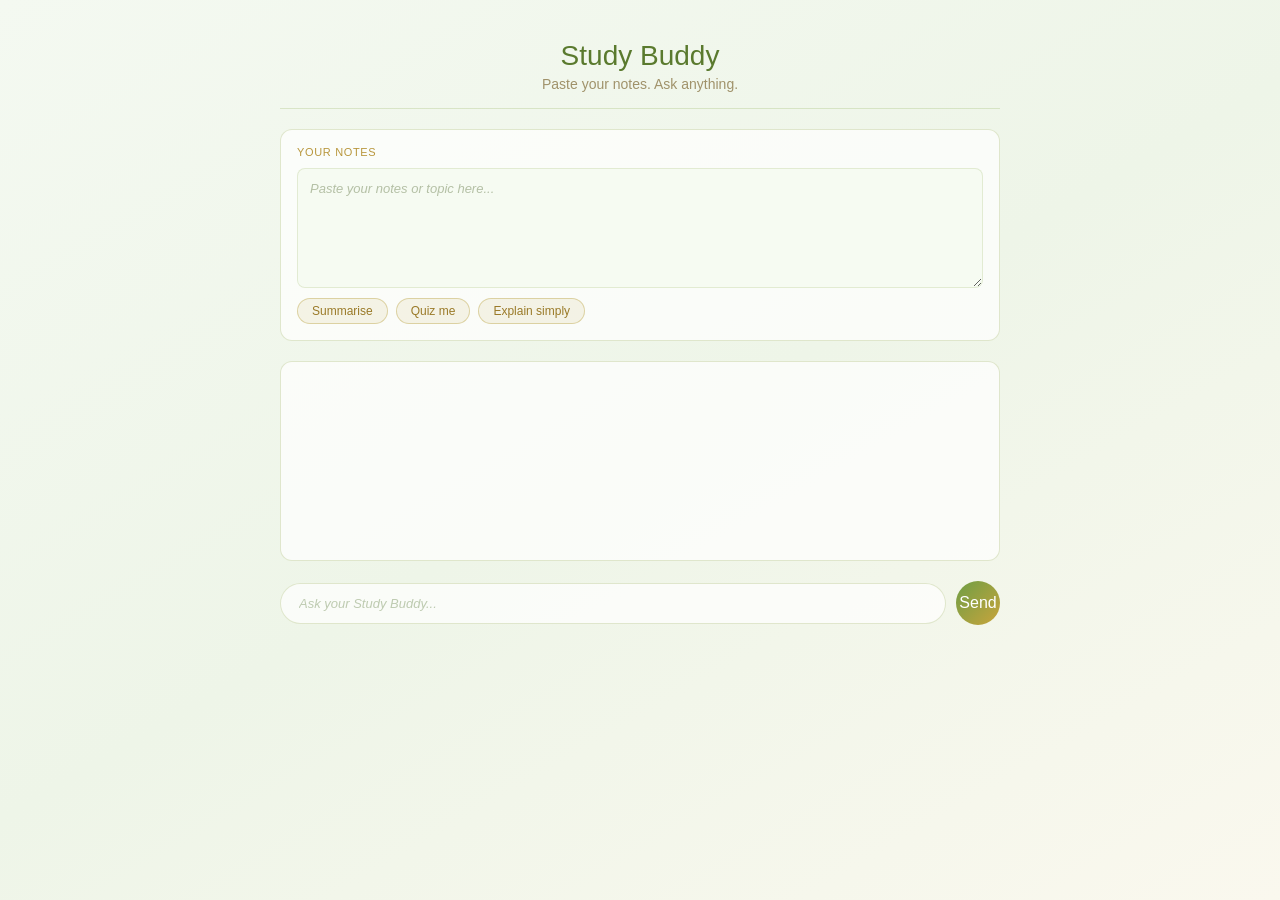
<file: index.html>
<!DOCTYPE html>
<html lang="en">
    <head>
        <meta charset="UTF-8"/>
        <meta name="viewport" content="width=device-width, initial-scale=1.0"/>
        <title>Study Buddy</title>
        <link rel="stylesheet" href="style.css" />
    </head>
    <body>
        <div class="container">
            <div class="header">
                <h1>Study Buddy</h1>
                <p>Paste your notes. Ask anything. </p>
            </div>
            <div class="notes-section">
                <label>YOUR NOTES</label>
                <textarea id="notes" placeholder="Paste your notes or topic here..."></textarea>
                <div class="pills">
                    <button class="pill">Summarise</button>
                    <button class="pill">Quiz me</button>
                    <button class="pill">Explain simply</button>
                </div>
            </div>
            <div class="chat-box" id="chat-box">

            </div>
            <div class="input-row">
                <input type="text" id="user-input" placeholder="Ask your Study Buddy..." />
                <button id="send-btn">Send</button>
            </div>
        </div>
        <script src="script.js"></script>
    </body>
</html>
</file>
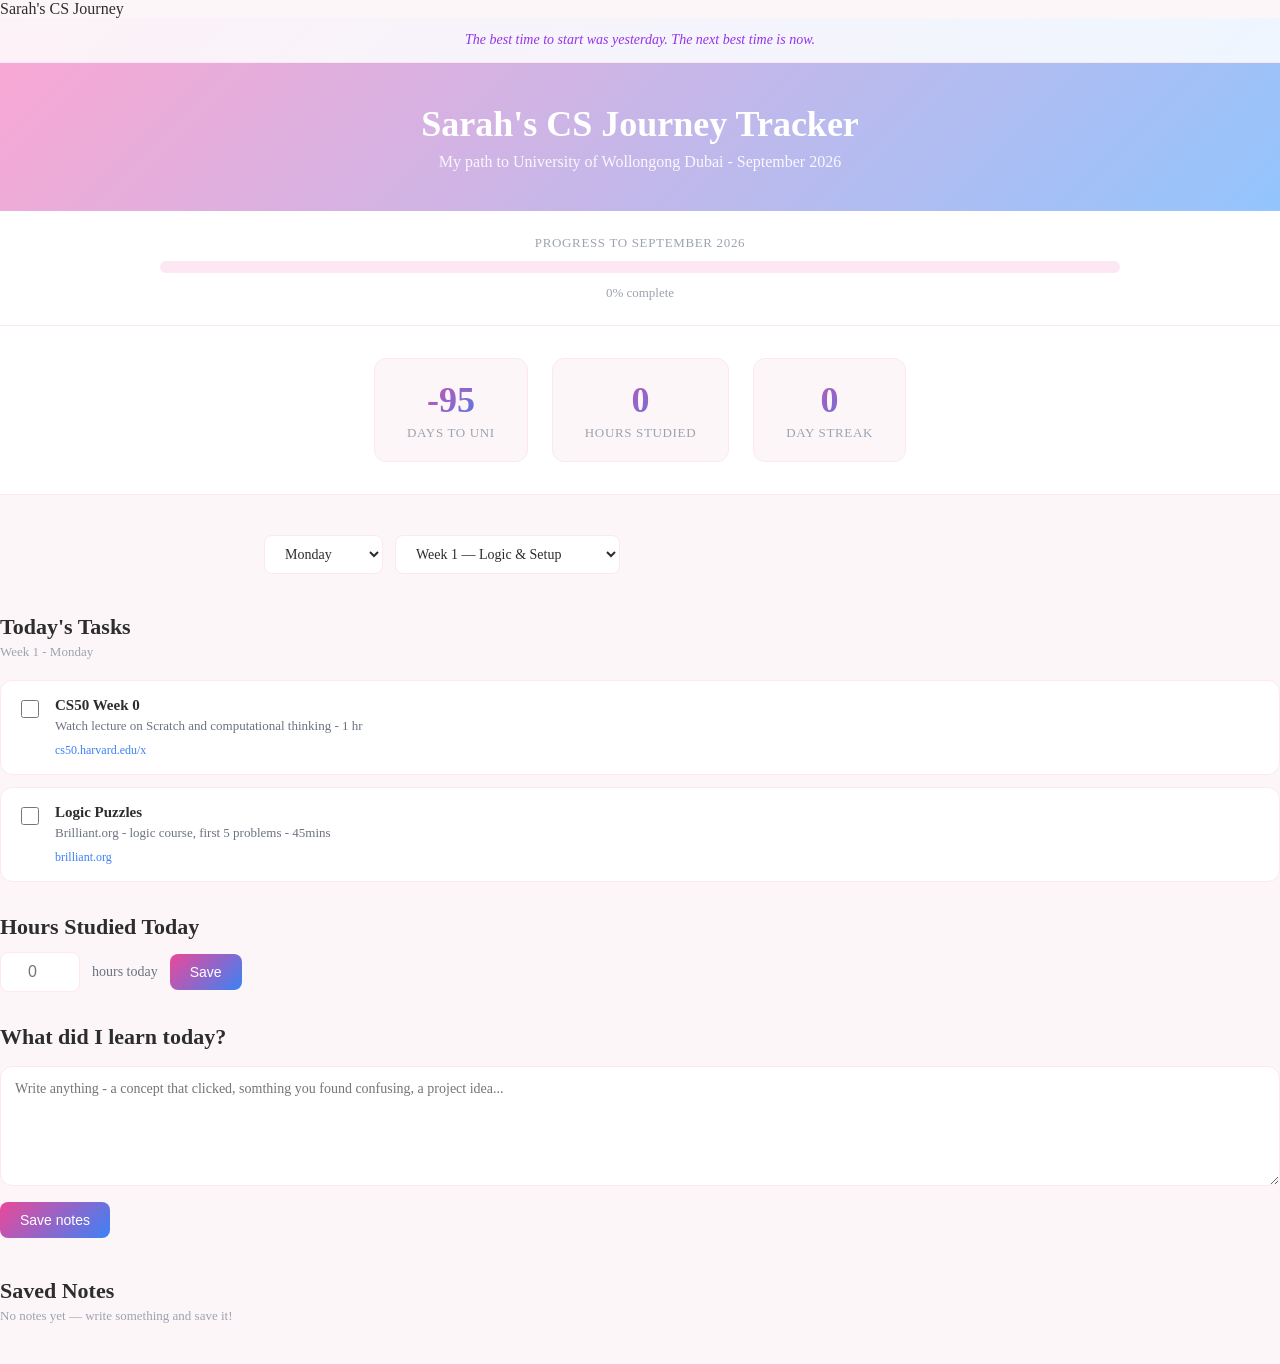
<file: tracker.html>
<!DOCTYPE html>
<html lang="en">
<head>
    <meta charset="UTF-8"
    <meta name="viewport" content="width=device-width, initial-scale=1.0"
    <title>Sarah's CS Journey</title>
    <style>
        .quote-bar {
      background: linear-gradient(135deg, #fdf2f8, #eff6ff);
      padding: 14px 40px;
      text-align: center;
      border-bottom: 1px solid #fce7f3;
    }

    .quote-text {
      font-size: 14px;
      color: #9333ea;
      font-style: italic;
    }
        .week-picker {
      display: flex;
      gap: 12px;
      margin-bottom: 24px;
    }

    .week-picker select {
      padding: 10px 16px;
      border: 1px solid #fce7f3;
      border-radius: 8px;
      font-size: 14px;
      font-family: Georgia, serif;
      color: #2d2d2d;
      background: white;
      cursor: pointer;
    }

    .week-picker select:focus {
      outline: none;
      border-color: #f9a8d4;
    }
        .saved-notes-section {
      margin-top: 32px;
      margin-bottom: 40px;
    }

    .note-entry {
      background: white;
      border: 1px solid #fce7f3;
      border-radius: 12px;
      padding: 16px 20px;
      margin-bottom: 12px;
    }

    .note-date {
      font-size: 12px;
      color: #ec4899;
      margin-bottom: 6px;
      font-weight: bold;
    }

    .note-text {
      font-size: 14px;
      color: #2d2d2d;
      line-height: 1.6;
    }
        .hours-section {
            margin-top: 32px;
            margin-bottom: 32px;
        }
        .hours-row {
            display: flex;
            align-items: center;
            gap: 12px;
            margin-top: 12px;
        }
        .hours-input {
            width: 80px;
            padding: 10px;
            border: 1px solid #fce7f3;
            border-radius: 8px;
            font-size: 16px;
            text-align: center;
            color: #2d2d2d;
        }
        .hours-label {
            font-size: 14px;
            color: #6b7280;
        }
        .save-btn {
            padding: 10px 20px;
            background: linear-gradient(135deg, #ec4899, #3b82f6);
            color: white;
            border: none;
            border-radius: 8px;
            font-size: 14px;
            cursor: pointer;
        }
        .save-btn:hover {
            opacity: 0.9;
        }
        .notes-section {
            margin-bottom: 40px;
        }
        .notes-textarea {
            width: 100%;
            height: 120px;
            padding: 14px;
            border: 1px solid #fce7f3;
            border-radius: 12px;
            font-size: 14px;
            font-family: Georgia, serif;
            color: #2d2d2d;
            resize: vertical;
            margin-top: 12px;
            margin-bottom: 12px;
        }
        .notes-textarea:focus {
            outline: none;
            border-color: #f9a8d4;
        }
        .saved-msg {
            font-size: 13px;
            color: #ec4899;
            margin-top: 6px;
        }
        .main-content {
            max-width: 800px;
            margin: 40px auto;
            padding: 0 24px;
        }
        .section-title {
            font-size: 22px;
            color: #2d2d2d;
            margin-bottom: 4px;
        }
        .section-subtitle {
            font-size: 13px;
            color: #9ca3af;
            margin-bottom: 20px;
        }
        .task-card{
            display: flex;
            align-items: flex-start;
            gap: 16px;
            background: white;
            border: 1px solid #fce7f3;
            border-radius: 12px;
            padding: 16px 20px;
            margin-bottom: 12px;
            transition: all 0.2s;
        }
        .task-card:hover {
            border-color: #f9a8d4;
            box-shadow: 0 2px 12px rgba(249, 168, 212, 0.2);
        }
        .task-checkbox {
            width: 18px;
            height: 18px;
            margin-top: 3px;
            cursor: pointer;
            accent-color: #ec4899;
        }
        .task-title {
            font-size: 15px;
            font-weight: bold;
            color: #2d2d2d;
            margin-bottom: 4px;
        }
        .task-desc {
            font-size: 13px;
            color: #6b7280;
            margin-bottom: 6px;
        }
        .task-link {
            font-size: 12px;
            color: #3b82f6;
            text-decoration: none;
        }
        .task-link:hover {
            text-decoration: underline;
        }
        .task-done {
            opacity: 0.5;
            text-decoration: line-through;
        }
        .progress-section {
            background: white;
            padding: 24px 40px;
            text-align: center;
            border-bottom: 1px solid #fce7f3;
        }
        .progress-label {
            font-size: 13px;
            color: #9ca3af;
            text-transform: uppercase;
            letter-spacing: 0.05em;
            margin-bottom: 10px;
        }
        .progress-track {
            background: #fce7f3;
            border-radius: 999px;
            height: 12px;
            width: 80%;
            margin: 0 auto;
            overflow: hidden;
        }
        .progress-fill{
            height: 100%;
            width: 0%;
            border-radius: 999px;
            background: linear-gradient(135deg, #ec4899, #3b82f6);
        }
        .progress-percent {
            font-size: 13px;
            color: #9ca3af;
            margin-top: 12px;
        }
        *{
            margin: 0;
            padding: 0;
            box-sizing: border-box;
        }
        body {
            background: #fdf6f9;
            font-family: Georgia, serif;
            color: #2d2d2d
        }
        .header{
            background: linear-gradient(135deg, #f9a8d4, #93c5fd);
            padding: 40px;
            text-align: center;
        }
        .header h1{
            font-size: 36px;
            color: white;
            margin-bottom: 8px;
        }
        .header p{
            font-size: 16px;
            color: white;
            opacity: 0.9;
        }
        .stats-row{
            display: flex;
            justify-content: center;
            gap: 24px;
            padding: 32px 40px;
            background: white;
            border-bottom: 1px solid #fce7f3;
        }
        .stat-card{
            text-align: center;
            background: #fdf6f9;
            border: 1px solid #fce7f3;
            border-radius: 12px;
            padding: 20px 32px;
        }
        .stat-number{
            font-size: 36px;
            font-weight: bold;
            background: linear-gradient(135deg, #ec4899, #3b82f6);
            -webkit-background-clip: text;
            -webkit-text-fill-color: transparent;
        }
        .stat-label{
            font-size: 13px;
            color: #9ca3af;
            margin-top: 4px;
            text-transform: uppercase;
            letter-spacing: 0.05em;
        }
    </style>
</head>
<body>
    <div class="quote-bar">
    <p class="quote-text" id="quote-text"></p>
  </div>
    <div class="header">
        <h1>Sarah's CS Journey Tracker</h1>
        <p>My path to University of Wollongong Dubai - September 2026</p>
    </div>
    <div class="progress-section">
        <p class="progress-label">Progress to September 2026</p>
        <div class="progress-track">
            <div class="progress-fill" id="progress-fill"></div>
        </div>
        <p class="progress-percent" id="progress-percent">0% complete</p>
    </div>
    <div class="stats-row">
        <div class="stat-card">
            <div class="stat-number" id="days-left">0</div>
            <div class="stat-label">Days to uni</div>
        </div>
        <div class="stat-card">
            <div class="stat-number" id="hours-total">0</div>
            <div class="stat-label">Hours studied</div>
        </div>
        <div class="stat-card">
            <div class="stat-number" id="streak">0</div>
            <div class="stat-label">Day streak</div>
        </div>
    </div>
    <div class="main-content">
        <div class="week-picker">
      <select id="day-select" onchange="updateTasks()">
        <option value="Mon">Monday</option>
        <option value="Tue">Tuesday</option>
        <option value="Wed">Wednesday</option>
        <option value="Thu">Thursday</option>
        <option value="Fri">Friday</option>
        <option value="Sat">Saturday</option>
        <option value="Sun">Sunday</option>
      </select>
      <select id="week-select" onchange="updateTasks()">
        <option value="1">Week 1 — Logic & Setup</option>
        <option value="2">Week 2 — CS50 + Puzzles</option>
        <option value="3">Week 3 — Algorithms</option>
        <option value="4">Week 4 — Start Python</option>
        <option value="5">Week 5 — Conditionals</option>
        <option value="6">Week 6 — Loops</option>
        <option value="7">Week 7 — Lists & Dicts</option>
        <option value="8">Week 8 — Finish CS50</option>
        <option value="9">Week 9 — Python Core</option>
        <option value="10">Week 10 — If Statements</option>
        <option value="11">Week 11 — Loops</option>
        <option value="12">Week 12 — Functions</option>
        <option value="13">Week 13 — Lists</option>
        <option value="14">Week 14 — Dictionaries</option>
        <option value="15">Week 15 — Files</option>
        <option value="16">Week 16 — Build Week</option>
        <option value="17">Week 17 — Modules</option>
        <option value="18">Week 18 — CSV & JSON</option>
        <option value="19">Week 19 — NumPy & Pandas</option>
        <option value="20">Week 20 — Final Project</option>
        <option value="21">Week 21 — What is AI?</option>
        <option value="22">Week 22 — How ML Works</option>
        <option value="23">Week 23 — AI Ethics</option>
        <option value="24">Week 24 — Hands-on ML</option>
        <option value="25">Week 25 — Portfolio</option>
        <option value="26">Week 26 — Ready for Uni!</option>
      </select>
    </div>
      </div>
    </div>
        <div class="tasks-section">
            <h2 class="section-title">Today's Tasks</h2>
            <p class="section-subtitle">Week 1 - Monday</p>
            <div class="task-card" id="task-0">
                <input type="checkbox" class="task-checkbox" onchange="toggleTask(0)">
                <div class="task-info">
                    <div class="task-title">CS50 Week 0</div>
                    <div class="task-desc">Watch lecture on Scratch and computational thinking - 1 hr</div>
                    <a class="task-link" href="https://cs50.harvard.edu/x/" target="_blank">cs50.harvard.edu/x</a>
                </div>
            </div>
            <div class="task-card" id="task-1">
                <input type="checkbox" class="task-checkbox" onchange="toggleTask(1)">
                <div class="task-info">
                    <div class="task-title">Logic Puzzles</div>
                    <div class="task-desc">Brilliant.org - logic course, first 5 problems - 45mins</div>
                    <a class="task-link" href="https://brilliant.org" target="_blank">brilliant.org</a>
                </div>
            </div>
        </div>
        <div class="hours-section">
            <h2 class="section-title">Hours Studied Today</h2>
            <div class="hours-row">
                <input type="number" id="hours-input" min="0" max="12" step="0.5" placeholder="0" class="hours-input">
                <span class="hours-label">hours today</span>
                <button class="save-btn" onclick="saveHours()">Save</button>
            </div>
        </div>
        <div class="notes-section">
            <h2 class="section-title">What did I learn today?</h2>
            <textarea id="notes-input" class="notes-textarea" placeholder="Write anything - a concept that clicked, somthing you found confusing, a project idea..."></textarea>
            <button class="save-btn" onclick="saveNotes()">Save notes</button>
            <p class="saved-msg" id="saved-msg"></p>
        </div>
        <div class="saved-notes-section">
      <h2 class="section-title">Saved Notes</h2>
      <div id="notes-list"></div>
      </div>
    </div>
    <script>
        const quotes = [
      "Every expert was once a beginner. Keep going, Sarah!",
      "You don't have to be great to start, but you have to start to be great.",
      "The best time to start was yesterday. The next best time is now.",
      "Code a little every day and watch yourself transform.",
      "September 2026 is coming. You'll be ready.",
      "Every line of code you write is a step closer to your dream.",
      "Struggle is just growth in disguise. Keep pushing!",
      "You already set up GitHub, wrote Python and built a web app. You're doing it!"
    ];

    function showQuote() {
      const random = Math.floor(Math.random() * quotes.length);
      document.getElementById('quote-text').textContent = quotes[random];
    }

    showQuote();
        function updateDaysLeft() {
      const today = new Date();
      const uniDate = new Date('2026-09-01');
      const diff = Math.ceil((uniDate - today) / (1000 * 60 * 60 * 24));
      document.getElementById('days-left').textContent = diff;
    }

    updateDaysLeft();
        const allTasks = {
  '1': {
    'Mon': [
      {title:'CS50 Week 0',desc:'Watch lecture on Scratch & computational thinking — 1 hr',url:'https://cs50.harvard.edu/x/'},
      {title:'Logic puzzles',desc:'Brilliant.org — Logic course, first 5 problems — 45 min',url:'https://brilliant.org'}
    ],
    'Tue': [{title:'Logic puzzles',desc:'Brilliant.org — 10 more problems — 45 min',url:'https://brilliant.org'}],
    'Wed': [{title:'CS50 Week 1 intro',desc:'Start C basics — just watch — 1 hr',url:'https://cs50.harvard.edu/x/'}],
    'Thu': [{title:'Brilliant.org',desc:'Continue logic exercises, 10 more problems — 45 min',url:'https://brilliant.org'}],
    'Fri': [{title:'CS50 Problem Set 0',desc:'Build something in Scratch — 1 hr',url:'https://scratch.mit.edu'}],
    'Sat': [{title:'Review + practice',desc:'Re-watch confusing parts, 15 Brilliant puzzles — 1.5 hr',url:'https://brilliant.org'}],
    'Sun': [{title:'Plan next week',desc:'Light day — review what you learned — 30 min',url:''}]
  },
  '2': {
    'Mon': [{title:'CS50 Week 1',desc:'Variables, data types, conditionals in C — 1 hr',url:'https://cs50.harvard.edu/x/'}],
    'Tue': [{title:'Logic puzzles',desc:'15 min Brilliant daily — make it a habit — 45 min',url:'https://brilliant.org'}],
    'Wed': [{title:'CS50 Week 2',desc:'Arrays and algorithms lecture — 1 hr',url:'https://cs50.harvard.edu/x/'}],
    'Thu': [{title:'Pseudocode practice',desc:'Write steps for everyday tasks in plain English — 45 min',url:''}],
    'Fri': [{title:'CS50 Problem Set 1',desc:'Attempt Mario and Cash problems — 1 hr',url:'https://cs50.harvard.edu/x/'}],
    'Sat': [{title:'Problem set + Brilliant',desc:'Finish problem set, 20 more puzzles — 1.5 hr',url:'https://brilliant.org'}],
    'Sun': [{title:'Weekly review',desc:'Write 3 things you learned this week — 30 min',url:''}]
  },
  '3': {
    'Mon': [{title:'CS50 Week 2',desc:'Arrays, strings, command line arguments — 1 hr',url:'https://cs50.harvard.edu/x/'}],
    'Tue': [{title:'CS50 Week 3',desc:'Algorithms — search and sort explained — 1 hr',url:'https://cs50.harvard.edu/x/'}],
    'Wed': [{title:'Logic puzzles',desc:'Brilliant — push to harder problems — 45 min',url:'https://brilliant.org'}],
    'Thu': [{title:'CS50 Problem Set 2',desc:'Caesar cipher or Substitution — 1 hr',url:'https://cs50.harvard.edu/x/'}],
    'Fri': [{title:'Pseudocode drills',desc:'Write pseudocode for sorting a list of names — 1 hr',url:''}],
    'Sat': [{title:'Problem sets + review',desc:'Finish problem sets, re-watch tricky parts — 1.5 hr',url:'https://cs50.harvard.edu/x/'}],
    'Sun': [{title:'Rest + light review',desc:'Watch a 3Blue1Brown maths video — 45 min',url:'https://www.youtube.com/@3blue1brown'}]
  },
  '4': {
    'Mon': [{title:'CS50 Week 4',desc:'Memory and pointers — just watch, absorb — 1 hr',url:'https://cs50.harvard.edu/x/'}],
    'Tue': [{title:'Python for Everybody Ch.1',desc:'Why Python? First program concepts — 1 hr',url:'https://www.coursera.org/specializations/python'}],
    'Wed': [{title:'Brilliant logic',desc:'Daily 15 min + extra session — 45 min',url:'https://brilliant.org'}],
    'Thu': [{title:'Python for Everybody Ch.2',desc:'Variables and expressions in Python — 1 hr',url:'https://www.coursera.org/specializations/python'}],
    'Fri': [{title:'First Python file',desc:'Open VS Code, write hello.py and variables.py — 1 hr',url:''}],
    'Sat': [{title:'Python practice',desc:'Rewrite CS50 exercises in Python — 1.5 hr',url:''}],
    'Sun': [{title:'Push to GitHub',desc:'Commit all this week\'s files — 30 min',url:'https://github.com/sarrcodesalot911'}]
  },
  '5': {
    'Mon': [{title:'CS50 Week 5',desc:'Data structures — stacks, queues, trees — 1 hr',url:'https://cs50.harvard.edu/x/'}],
    'Tue': [{title:'Python Ch.3 — if/else',desc:'Teach the computer to make decisions — 1 hr',url:'https://www.coursera.org/specializations/python'}],
    'Wed': [{title:'Python practice',desc:'Write 5 programs using if statements — 45 min',url:'https://www.w3schools.com/python/'}],
    'Thu': [{title:'Python Ch.4 — functions',desc:'def, parameters, return values — 1 hr',url:'https://www.coursera.org/specializations/python'}],
    'Fri': [{title:'Mini project',desc:'Build a simple grade calculator in Python — 1 hr',url:''}],
    'Sat': [{title:'Brilliant + review',desc:'Logic puzzles + review CS50 Week 5 — 1.5 hr',url:'https://brilliant.org'}],
    'Sun': [{title:'GitHub commit',desc:'Push all week\'s code, write README notes — 30 min',url:'https://github.com/sarrcodesalot911'}]
  },
  '6': {
    'Mon': [{title:'CS50 Week 6',desc:'Python in CS50 — same concepts, Python syntax — 1 hr',url:'https://cs50.harvard.edu/x/'}],
    'Tue': [{title:'Python Ch.5 — loops',desc:'for and while loops — 1 hr',url:'https://www.coursera.org/specializations/python'}],
    'Wed': [{title:'Loop practice',desc:'10 exercises using loops on W3Schools — 1 hr',url:'https://www.w3schools.com/python/'}],
    'Thu': [{title:'Python Ch.6 — strings',desc:'Slicing, methods, string formatting — 1 hr',url:'https://www.coursera.org/specializations/python'}],
    'Fri': [{title:'Mini project',desc:'Word counter — count words in a sentence — 1 hr',url:''}],
    'Sat': [{title:'Project + review',desc:'Improve your project, add more features — 1.5 hr',url:''}],
    'Sun': [{title:'GitHub + rest',desc:'Commit code, take a proper break — 30 min',url:'https://github.com/sarrcodesalot911'}]
  },
  '7': {
    'Mon': [{title:'CS50 Week 7',desc:'SQL and databases intro — 1 hr',url:'https://cs50.harvard.edu/x/'}],
    'Tue': [{title:'Python Ch.7 — lists',desc:'Store multiple values in one variable — 1 hr',url:'https://www.coursera.org/specializations/python'}],
    'Wed': [{title:'List practice',desc:'Build a shopping list program — 1 hr',url:''}],
    'Thu': [{title:'Python Ch.8 — dictionaries',desc:'Key-value pairs — like a real dictionary — 1 hr',url:'https://www.coursera.org/specializations/python'}],
    'Fri': [{title:'Mini project',desc:'Contact book — store names and numbers — 1 hr',url:''}],
    'Sat': [{title:'CS50 Problem Set 7',desc:'Attempt the SQL problem set — 1.5 hr',url:'https://cs50.harvard.edu/x/'}],
    'Sun': [{title:'Review + GitHub',desc:'Commit all files, review the week — 30 min',url:'https://github.com/sarrcodesalot911'}]
  },
  '8': {
    'Mon': [{title:'CS50 Week 8',desc:'HTML, CSS, JavaScript intro — 1 hr',url:'https://cs50.harvard.edu/x/'}],
    'Tue': [{title:'CS50 final project plan',desc:'Design a small final project idea — 1 hr',url:'https://cs50.harvard.edu/x/'}],
    'Wed': [{title:'Python review',desc:'Go back and redo any confusing chapters — 1 hr',url:'https://www.coursera.org/specializations/python'}],
    'Thu': [{title:'CS50 final project',desc:'Build and submit your CS50 final project — 1.5 hr',url:'https://cs50.harvard.edu/x/'}],
    'Fri': [{title:'Python practice',desc:'10 mixed Python exercises on W3Schools — 1 hr',url:'https://www.w3schools.com/python/'}],
    'Sat': [{title:'Phase 1 full review',desc:'Look back at all 8 weeks — what do you know? — 2 hr',url:''}],
    'Sun': [{title:'Celebrate + plan',desc:'You finished Phase 1! Rest and prep for Phase 2 — 30 min',url:''}]
  },
  '9': {
    'Mon': [{title:'Python for Everybody Ch.1',desc:'Why Python? Install and first program — 1 hr',url:'https://www.coursera.org/specializations/python'}],
    'Tue': [{title:'Variables deep dive',desc:'Strings, integers, floats, booleans — 1 hr',url:'https://www.w3schools.com/python/'}],
    'Wed': [{title:'Automate Ch.1',desc:'Python basics from Automate the Boring Stuff — 1 hr',url:'https://automatetheboringstuff.com'}],
    'Thu': [{title:'Type practice',desc:'Write programs converting between data types — 1 hr',url:''}],
    'Fri': [{title:'Mini project',desc:'Temperature converter (Celsius to Fahrenheit) — 1 hr',url:''}],
    'Sat': [{title:'Kaggle sign up',desc:'Sign up for Kaggle, explore the Python course — 1.5 hr',url:'https://www.kaggle.com/learn/python'}],
    'Sun': [{title:'GitHub commit',desc:'Push all this week\'s files — 30 min',url:'https://github.com/sarrcodesalot911'}]
  },
  '10': {
    'Mon': [{title:'Python Ch.3 — if/else',desc:'Teach the computer to make decisions — 1 hr',url:'https://www.coursera.org/specializations/python'}],
    'Tue': [{title:'Conditionals practice',desc:'Write 8 programs using if/elif/else — 1 hr',url:'https://www.w3schools.com/python/'}],
    'Wed': [{title:'Automate Ch.2',desc:'Flow control chapter — 1 hr',url:'https://automatetheboringstuff.com'}],
    'Thu': [{title:'Nested conditions',desc:'Practice if statements inside if statements — 1 hr',url:''}],
    'Fri': [{title:'Quiz game',desc:'5 questions, score at the end — 1 hr',url:''}],
    'Sat': [{title:'Improve quiz',desc:'Add difficulty levels to your quiz game — 1.5 hr',url:''}],
    'Sun': [{title:'GitHub + review',desc:'Commit code, write what you learned — 30 min',url:'https://github.com/sarrcodesalot911'}]
  },
  '11': {
    'Mon': [{title:'Python Ch.5 — loops',desc:'for loops, while loops, range() — 1 hr',url:'https://www.coursera.org/specializations/python'}],
    'Tue': [{title:'Loop exercises',desc:'Print patterns, count down timers, sum calculators — 1 hr',url:'https://www.w3schools.com/python/'}],
    'Wed': [{title:'Automate Ch.3 — functions',desc:'Define your own reusable code — 1 hr',url:'https://automatetheboringstuff.com'}],
    'Thu': [{title:'Number guessing game',desc:'Build using a while loop — 1 hr',url:''}],
    'Fri': [{title:'Times table generator',desc:'Any number, any range using loops — 1 hr',url:''}],
    'Sat': [{title:'Kaggle Python',desc:'Complete 2 lessons on Kaggle Python course — 1.5 hr',url:'https://www.kaggle.com/learn/python'}],
    'Sun': [{title:'GitHub + rest',desc:'Commit everything, take a break — 30 min',url:'https://github.com/sarrcodesalot911'}]
  },
  '12': {
    'Mon': [{title:'Python Ch.4 — functions',desc:'def, parameters, return values — 1 hr',url:'https://www.coursera.org/specializations/python'}],
    'Tue': [{title:'Functions practice',desc:'Convert previous programs to use functions — 1 hr',url:''}],
    'Wed': [{title:'Automate Ch.4 — lists',desc:'Lists chapter — 1 hr',url:'https://automatetheboringstuff.com'}],
    'Thu': [{title:'Full calculator',desc:'add/subtract/multiply/divide using functions — 1 hr',url:''}],
    'Fri': [{title:'Refactor old code',desc:'Go back to hello.py and improve it — 1 hr',url:''}],
    'Sat': [{title:'Kaggle + review',desc:'Kaggle Python lessons + review functions — 1.5 hr',url:'https://www.kaggle.com/learn/python'}],
    'Sun': [{title:'GitHub commit',desc:'Push everything, tidy up your repo — 30 min',url:'https://github.com/sarrcodesalot911'}]
  },
  '13': {
    'Mon': [{title:'Python Ch.7 — lists',desc:'Creating, accessing, modifying lists — 1 hr',url:'https://www.coursera.org/specializations/python'}],
    'Tue': [{title:'List methods',desc:'.append(), .remove(), .sort(), len() — 1 hr',url:'https://www.w3schools.com/python/'}],
    'Wed': [{title:'Automate Ch.5 — dictionaries',desc:'Structuring data with dicts — 1 hr',url:'https://automatetheboringstuff.com'}],
    'Thu': [{title:'List exercises',desc:'10 list problems on W3Schools — 1 hr',url:'https://www.w3schools.com/python/'}],
    'Fri': [{title:'To-do list app',desc:'Add, remove, view tasks — 1 hr',url:''}],
    'Sat': [{title:'Improve to-do app',desc:'Add ability to mark tasks as done — 1.5 hr',url:''}],
    'Sun': [{title:'GitHub + review',desc:'Commit to-do app, push to GitHub — 30 min',url:'https://github.com/sarrcodesalot911'}]
  },
  '14': {
    'Mon': [{title:'Python Ch.8 — dictionaries',desc:'Key-value pairs, accessing, updating — 1 hr',url:'https://www.coursera.org/specializations/python'}],
    'Tue': [{title:'Dictionary practice',desc:'Build a simple word frequency counter — 1 hr',url:''}],
    'Wed': [{title:'Automate Ch.6 — strings',desc:'String manipulation deep dive — 1 hr',url:'https://automatetheboringstuff.com'}],
    'Thu': [{title:'Combine lists + dicts',desc:'Student grades tracker using both — 1 hr',url:''}],
    'Fri': [{title:'Contact book',desc:'Name, phone, email stored in a dictionary — 1 hr',url:''}],
    'Sat': [{title:'Kaggle Python — finish',desc:'Complete the Kaggle Python course final lessons — 1.5 hr',url:'https://www.kaggle.com/learn/python'}],
    'Sun': [{title:'GitHub commit',desc:'Push all projects this week — 30 min',url:'https://github.com/sarrcodesalot911'}]
  },
  '15': {
    'Mon': [{title:'Python Ch.9 — files',desc:'Reading and writing .txt files — 1 hr',url:'https://www.coursera.org/specializations/python'}],
    'Tue': [{title:'File practice',desc:'Save your to-do list to a file so it persists — 1 hr',url:''}],
    'Wed': [{title:'Automate Ch.8 — files',desc:'Reading and writing files chapter — 1 hr',url:'https://automatetheboringstuff.com'}],
    'Thu': [{title:'Error handling',desc:'try/except — handle crashes gracefully — 1 hr',url:''}],
    'Fri': [{title:'Upgraded to-do app',desc:'Save tasks to file, load on startup — 1 hr',url:''}],
    'Sat': [{title:'Project polish',desc:'Add error handling to all your projects — 1.5 hr',url:''}],
    'Sun': [{title:'GitHub + review',desc:'Big commit — all improved projects — 30 min',url:'https://github.com/sarrcodesalot911'}]
  },
  '16': {
    'Mon': [{title:'Review all concepts',desc:'Variables, loops, functions, lists, dicts, files — 1 hr',url:''}],
    'Tue': [{title:'Quiz yourself',desc:'Write programs from scratch without notes — 1 hr',url:''}],
    'Wed': [{title:'Expense tracker pt.1',desc:'Start building — add income/expenses — 1.5 hr',url:''}],
    'Thu': [{title:'Expense tracker pt.2',desc:'Add categories and totals — 1.5 hr',url:''}],
    'Fri': [{title:'Expense tracker pt.3',desc:'Save to file, load on startup — 1 hr',url:''}],
    'Sat': [{title:'Code review',desc:'Read your own code — can you make it cleaner? — 1.5 hr',url:''}],
    'Sun': [{title:'GitHub + celebrate',desc:'Phase 2 halfway point! — 30 min',url:'https://github.com/sarrcodesalot911'}]
  },
  '17': {
    'Mon': [{title:'Python modules',desc:'import, os, random, datetime modules — 1 hr',url:'https://www.coursera.org/specializations/python'}],
    'Tue': [{title:'Random module',desc:'Use random to build a dice roller app — 1 hr',url:''}],
    'Wed': [{title:'Automate Ch.9 — files',desc:'Organising files with Python — 1 hr',url:'https://automatetheboringstuff.com'}],
    'Thu': [{title:'Datetime project',desc:'Build a days-until-university countdown — 1 hr',url:''}],
    'Fri': [{title:'OS module',desc:'List files in a folder using Python — 1 hr',url:''}],
    'Sat': [{title:'Kaggle Intro to ML',desc:'Sign up and start Kaggle\'s Intro to ML course — 1.5 hr',url:'https://www.kaggle.com/learn/intro-to-machine-learning'}],
    'Sun': [{title:'GitHub commit',desc:'Push all this week\'s code — 30 min',url:'https://github.com/sarrcodesalot911'}]
  },
  '18': {
    'Mon': [{title:'CSV files in Python',desc:'Read and write CSV with the csv module — 1 hr',url:'https://automatetheboringstuff.com'}],
    'Tue': [{title:'CSV practice',desc:'Load a spreadsheet into Python, print rows — 1 hr',url:''}],
    'Wed': [{title:'JSON in Python',desc:'json module — read/write JSON data — 1 hr',url:'https://automatetheboringstuff.com'}],
    'Thu': [{title:'Kaggle Intro to ML',desc:'Complete 2 more lessons — 1 hr',url:'https://www.kaggle.com/learn/intro-to-machine-learning'}],
    'Fri': [{title:'CSV grade reader',desc:'Load grades, find average — mini project — 1 hr',url:''}],
    'Sat': [{title:'Google Colab intro',desc:'Open Colab, run your first notebook — 1.5 hr',url:'https://colab.research.google.com'}],
    'Sun': [{title:'GitHub + review',desc:'Commit everything, review the week — 30 min',url:'https://github.com/sarrcodesalot911'}]
  },
  '19': {
    'Mon': [{title:'NumPy intro',desc:'Arrays, maths operations — run in Colab — 1 hr',url:'https://colab.research.google.com'}],
    'Tue': [{title:'NumPy practice',desc:'Create arrays, slice, perform calculations — 1 hr',url:'https://colab.research.google.com'}],
    'Wed': [{title:'Pandas intro',desc:'DataFrames — the spreadsheet of Python — 1 hr',url:'https://www.kaggle.com/learn/pandas'}],
    'Thu': [{title:'Pandas practice',desc:'Load a CSV into a DataFrame, filter rows — 1 hr',url:'https://www.kaggle.com/learn/pandas'}],
    'Fri': [{title:'Kaggle Intro to ML',desc:'Complete 3 more lessons — 1.5 hr',url:'https://www.kaggle.com/learn/intro-to-machine-learning'}],
    'Sat': [{title:'Colab data notebook',desc:'Build a data analysis notebook in Colab — 1.5 hr',url:'https://colab.research.google.com'}],
    'Sun': [{title:'GitHub + rest',desc:'Save notebook to Drive, push Python files — 30 min',url:'https://github.com/sarrcodesalot911'}]
  },
  '20': {
    'Mon': [{title:'Plan final project',desc:'Design a Python app using everything you know — 1 hr',url:''}],
    'Tue': [{title:'Build pt.1',desc:'Core functionality — variables, functions, loops — 1.5 hr',url:''}],
    'Wed': [{title:'Build pt.2',desc:'Add file saving and error handling — 1.5 hr',url:''}],
    'Thu': [{title:'Build pt.3',desc:'Add data — use lists, dicts, maybe CSV — 1 hr',url:''}],
    'Fri': [{title:'Finish & polish',desc:'Clean up code, add comments, test it — 1 hr',url:''}],
    'Sat': [{title:'Phase 2 review',desc:'Look back at all you\'ve built — it\'s a lot! — 1.5 hr',url:''}],
    'Sun': [{title:'GitHub showcase',desc:'Push final project, write a README for it — 30 min',url:'https://github.com/sarrcodesalot911'}]
  },
  '21': {
    'Mon': [{title:'Elements of AI Ch.1',desc:'What is AI? History and definitions — 1 hr',url:'https://elementsofai.com'}],
    'Tue': [{title:'Elements of AI Ch.2',desc:'AI problem solving — search and games — 1 hr',url:'https://elementsofai.com'}],
    'Wed': [{title:'Reflection notes',desc:'Write your own summary of what AI is — 45 min',url:''}],
    'Thu': [{title:'Elements of AI Ch.3',desc:'Real world AI applications — 1 hr',url:'https://elementsofai.com'}],
    'Fri': [{title:'3Blue1Brown Neural Nets',desc:'What is a neural network? — 1 hr',url:'https://www.youtube.com/@3blue1brown'}],
    'Sat': [{title:'Kaggle Intro to ML',desc:'Finish the course if not done yet — 1.5 hr',url:'https://www.kaggle.com/learn/intro-to-machine-learning'}],
    'Sun': [{title:'Colab exploration',desc:'Open a Kaggle notebook and explore the code — 30 min',url:'https://colab.research.google.com'}]
  },
  '22': {
    'Mon': [{title:'Elements of AI Ch.4',desc:'Machine learning — how computers learn — 1 hr',url:'https://elementsofai.com'}],
    'Tue': [{title:'3Blue1Brown Ch.2',desc:'Gradient descent explained visually — 1 hr',url:'https://www.youtube.com/@3blue1brown'}],
    'Wed': [{title:'Kaggle Pandas',desc:'Start Kaggle\'s Pandas course — 1 hr',url:'https://www.kaggle.com/learn/pandas'}],
    'Thu': [{title:'Elements of AI Ch.5',desc:'Neural networks chapter — 1 hr',url:'https://elementsofai.com'}],
    'Fri': [{title:'Colab dataset',desc:'Load a dataset in Colab, explore with Pandas — 1 hr',url:'https://colab.research.google.com'}],
    'Sat': [{title:'First ML model',desc:'Run the Kaggle house prices starter notebook — 1.5 hr',url:'https://www.kaggle.com'}],
    'Sun': [{title:'Notes + GitHub',desc:'Write notes on what ML means to you — 30 min',url:'https://github.com/sarrcodesalot911'}]
  },
  '23': {
    'Mon': [{title:'Elements of AI Ch.6',desc:'AI and society — ethics, bias, fairness — 1 hr',url:'https://elementsofai.com'}],
    'Tue': [{title:'3Blue1Brown Ch.3',desc:'Backpropagation explained — 1 hr',url:'https://www.youtube.com/@3blue1brown'}],
    'Wed': [{title:'Kaggle Pandas',desc:'Complete 3 more Pandas lessons — 1 hr',url:'https://www.kaggle.com/learn/pandas'}],
    'Thu': [{title:'Elements of AI — finish',desc:'Complete the course and get your certificate! — 1 hr',url:'https://elementsofai.com'}],
    'Fri': [{title:'Colab ML notebook',desc:'Train a simple model on a dataset of your choice — 1 hr',url:'https://colab.research.google.com'}],
    'Sat': [{title:'Kaggle competitions',desc:'Explore beginner competitions — 1.5 hr',url:'https://www.kaggle.com/competitions'}],
    'Sun': [{title:'Certificate + GitHub',desc:'Download your Elements of AI certificate! — 30 min',url:'https://elementsofai.com'}]
  },
  '24': {
    'Mon': [{title:'Scikit-learn intro',desc:'The main Python ML library — explore — 1 hr',url:'https://scikit-learn.org/stable/'}],
    'Tue': [{title:'First classifier',desc:'Train a model to classify flowers (Iris dataset) — 1 hr',url:'https://colab.research.google.com'}],
    'Wed': [{title:'Kaggle Intro to ML review',desc:'Redo all lessons and exercises — 1 hr',url:'https://www.kaggle.com/learn/intro-to-machine-learning'}],
    'Thu': [{title:'House prices model',desc:'Submit your first Kaggle competition entry — 1.5 hr',url:'https://www.kaggle.com'}],
    'Fri': [{title:'Model evaluation',desc:'Learn accuracy, precision, what the scores mean — 1 hr',url:'https://scikit-learn.org/stable/'}],
    'Sat': [{title:'Colab notebook polish',desc:'Document your model with text cells and comments — 1.5 hr',url:'https://colab.research.google.com'}],
    'Sun': [{title:'GitHub + rest',desc:'Push notebooks, take a break — 30 min',url:'https://github.com/sarrcodesalot911'}]
  },
  '25': {
    'Mon': [{title:'GitHub tidy up',desc:'Write READMEs for your 3 best projects — 1 hr',url:'https://github.com/sarrcodesalot911'}],
    'Tue': [{title:'Python review',desc:'Redo your hardest programs from scratch — 1 hr',url:''}],
    'Wed': [{title:'Colab showcase',desc:'Make your best notebook clean and presentable — 1 hr',url:'https://colab.research.google.com'}],
    'Thu': [{title:'Kaggle profile',desc:'Complete your profile and add your certificate — 1 hr',url:'https://www.kaggle.com'}],
    'Fri': [{title:'HackerRank problems',desc:'Try beginner Python coding problems — 1.5 hr',url:'https://www.hackerrank.com/domains/python'}],
    'Sat': [{title:'Full review day',desc:'Go through all 6 months — what do you know? — 1.5 hr',url:''}],
    'Sun': [{title:'Rest + celebrate',desc:'Almost there! One week left — 30 min',url:''}]
  },
  '26': {
    'Mon': [{title:'UOWD prep',desc:'Look up your first semester modules online — 1 hr',url:'https://www.uowdubai.ac.ae'}],
    'Tue': [{title:'Python final review',desc:'Variables, loops, functions, files — all of it — 1 hr',url:''}],
    'Wed': [{title:'Tools check',desc:'VS Code, Python, Git — make sure all work perfectly — 1 hr',url:''}],
    'Thu': [{title:'Final project',desc:'Build one last thing — anything you want! — 1 hr',url:''}],
    'Fri': [{title:'GitHub final push',desc:'Make your GitHub look great for day 1 — 1 hr',url:'https://github.com/sarrcodesalot911'}],
    'Sat': [{title:'Celebrate',desc:'You\'ve completed 6 months of prep. You\'re ready! — 1 hr',url:''}],
    'Sun': [{title:'Rest',desc:'Relax. September is coming. You\'ve got this! — 30 min',url:''}]
  }
};

    function updateTasks() {
      const week = document.getElementById('week-select').value;
      const day = document.getElementById('day-select').value;
      const tasks = allTasks[week][day] || [];

      const dayNames = { Mon:'Monday', Tue:'Tuesday', Wed:'Wednesday', Thu:'Thursday', Fri:'Friday', Sat:'Saturday', Sun:'Sunday' };
      document.querySelector('.section-subtitle').textContent = 'Week ' + week + ' — ' + dayNames[day];

      const container = document.querySelector('.tasks-section');
      const existingCards = container.querySelectorAll('.task-card');
      existingCards.forEach(c => c.remove());

      tasks.forEach((task, i) => {
        const urlPart = task.url ? `<a class="task-link" href="${task.url}" target="_blank">${task.url.replace('https://','')}</a>` : '';
        const card = document.createElement('div');
        card.className = 'task-card';
        card.id = 'task-' + i;
        card.innerHTML = `
          <input type="checkbox" class="task-checkbox" onchange="toggleTask(${i})">
          <div class="task-info">
            <div class="task-title">${task.title}</div>
            <div class="task-desc">${task.desc}</div>
            ${urlPart}
          </div>`;
        container.appendChild(card);
      });
    }
        function toggleTask(id) {
            const card = document.getElementById('task-' + id);
            const checkbox = card.querySelector('.task-checkbox');
            if (checkbox.checked) {
                card.classList.add('task-done');
            } else {
                card.classList.remove('task-done')
            }
        }
        function saveHours() {
      const hours = document.getElementById('hours-input').value;
      localStorage.setItem('hoursStudied', hours);
      document.getElementById('hours-total').textContent = hours;
      document.getElementById('saved-msg').textContent = 'Hours saved!';
      setTimeout(() => {
        document.getElementById('saved-msg').textContent = '';
      }, 2000);
    }

    function loadHours() {
      const saved = localStorage.getItem('hoursStudied');
      if (saved) {
        document.getElementById('hours-input').value = saved;
        document.getElementById('hours-total').textContent = saved;
      }
    }

    loadHours();
       function saveNotes() {
      const notes = document.getElementById('notes-input').value;
      if (notes.trim() === '') return;

      const today = new Date().toLocaleDateString('en-GB', {
        weekday: 'long', day: 'numeric', month: 'long', year: 'numeric'
      });

      const saved = JSON.parse(localStorage.getItem('allNotes') || '[]');
      saved.unshift({ date: today, text: notes });
      localStorage.setItem('allNotes', JSON.stringify(saved));

      document.getElementById('notes-input').value = '';
      document.getElementById('saved-msg').textContent = 'Note saved!';
      setTimeout(() => {
        document.getElementById('saved-msg').textContent = '';
      }, 2000);

      displayNotes();
    }

    function displayNotes() {
      const saved = JSON.parse(localStorage.getItem('allNotes') || '[]');
      const list = document.getElementById('notes-list');
      if (saved.length === 0) {
        list.innerHTML = '<p style="color:#9ca3af;font-size:13px">No notes yet — write something and save it!</p>';
        return;
      }
      list.innerHTML = saved.map(n => `
        <div class="note-entry">
          <div class="note-date">${n.date}</div>
          <div class="note-text">${n.text}</div>
        </div>
      `).join('');
    }

    displayNotes();

    function loadNotes() {
      const saved = localStorage.getItem('dailyNotes');
      if (saved) {
        document.getElementById('notes-input').value = saved;
      }
    }

    loadNotes();
    </script>
</body>
</html>
</file>
<file: style.css>
* {
    margin: 0;
    padding: 0;
    box-sizing: border-box;
}
body {
    min-height: 100vh;
    background: linear-gradient(150deg, #f4f9f1 0%, #eef5e8 50%, #faf8ee 100%);
    font-family: 'Segoe UI', sans-serif;
    display: flex;
    justify-content: center;
    align-items: flex-start;
    padding: 40px 20px;
}
.container {
    width: 100%;
    max-width: 720px;
    display: flex;
    flex-direction: column;
    gap: 20px;
}
.header {
    text-align: center;
    padding-bottom: 16px;
    border-bottom: 0.5px solid rgba(140, 170, 80, 0.25);
}
.header h1 {
    font-size: 28px;
    font-weight: 500;
    color: #5a7a2e;
    margin-bottom: 4px;
}
.header p {
    font-size: 14px;
    color: #a0926a;
}
.notes-section {
background: rgba(255, 255, 255, 0.7);
border: 0.5px solid rgba(160, 180, 100, 0.3);
border-radius: 12px;
padding: 16px;
display: flex;
flex-direction: column;
gap: 10px;
}
.notes-section label {
    font-size: 11px;
    font-weight: 500;
    color: #b8963c;
    letter-spacing: 0.06em;
}
.notes-section textarea {
background: rgba(245, 250, 240, 0.8);
border: 0.5px solid rgba(140, 170, 80, 0.2);
border-radius: 8px;
padding: 12px;
min-height: 120px;
font-size: 13px;
color: #4a6830;
font-family: 'Segoe UI', sans-serif;
resize: vertical;
outline: none;
}
.notes-section textarea::placeholder {
    color: rgba(100, 120, 70, 0.45);
    font-style: italic;
}
.pills {
    display: flex;
    gap: 8px;
    flex-wrap: wrap;
}
.pill {
background: rgba(185, 160, 60, 0.1);
border: 0.5px solid rgba(185, 160, 60, 0.4);
border-radius: 20px;
padding: 5px 14px;
font-size: 12px;
color: #9a7a28;
cursor: pointer;
font-family: 'Segoe UI', sans-serif;
}
.pill:hover {
    background: rgba(180, 160, 60, 0.2);
}
.chat-box {
    background: rgba(255, 255, 255, 0.7);
    border: 0.5px solid rgba(160, 180, 100, 0.3);
    border-radius: 12px;
    padding: 16px;
    min-height: 200px;
    display: flex;
    flex-direction: column;
    gap: 12px;
}
.input-row {
    display: flex;
    gap: 10px;
    align-items: center;
}
.input-row input {
    flex: 1;
    background: rgba(255, 255, 255, 0.7);
    border: 0.5px solid rgba(160, 180, 100, 0.3);
    border-radius: 24px;
    padding: 12px 18px;
    font-size: 13px;
    color: #4a6830;
    font-family: 'Segoe UI', sans-serif;
    outline: none;
}
.input-row input::placeholder {
    color: rgba(100, 130, 70, 0.4);
    font-style: italic;
}
.input-row button {
    width: 44px;
    height: 44px;
    border-radius: 50%;
    background: linear-gradient(135deg, #6e9e45, #c9a43c);
    border: none;
    cursor: pointer;
    display: flex;
    align-items: center;
    justify-content: center;
    font-size: 16px;
    color: white;
    font-family: 'Segoe UI', sans-serif;
}
.input-row button:hover {
    opacity: 0.9;
}
.message {
    display: flex;
    gap: 10px;
    align-items: flex-start;
}
.message.user {
    justify-content: flex-end;
}
.message.user .bubble {
    background: rgba(185, 160, 60, 0.12);
    border: 0.5px solid rgba(185, 160, 60, 0.35);
    border-radius: 14px 14px 4px 14px;
    padding: 10px 14px;
    max-width: 75%;
    font-size: 13px;
    color: #6b5a1e;
}
.message.buddy .bubble {
    background: rgba(255, 255, 255, 0.75);
    border: 0.5px solid rgba(140, 170, 80, 0.25);
    border-radius: 4px 14px 14px 14px;
    padding: 10px 14px;
    max-width: 80%;
    font-size: 13px;
    color: #4a6830;
    line-height: 1.6;
}
.avatar {
    width: 28px;
    height: 28px;
    border-radius: 50%;
    background: linear-gradient(135deg, #6e9e45, #c9a43c);
    display: flex;
    align-items: center;
    justify-content: center;
    font-size: 11px;
    color: white;
    font-weight: 500;
    flex-shrink: 0;
}
</file>
